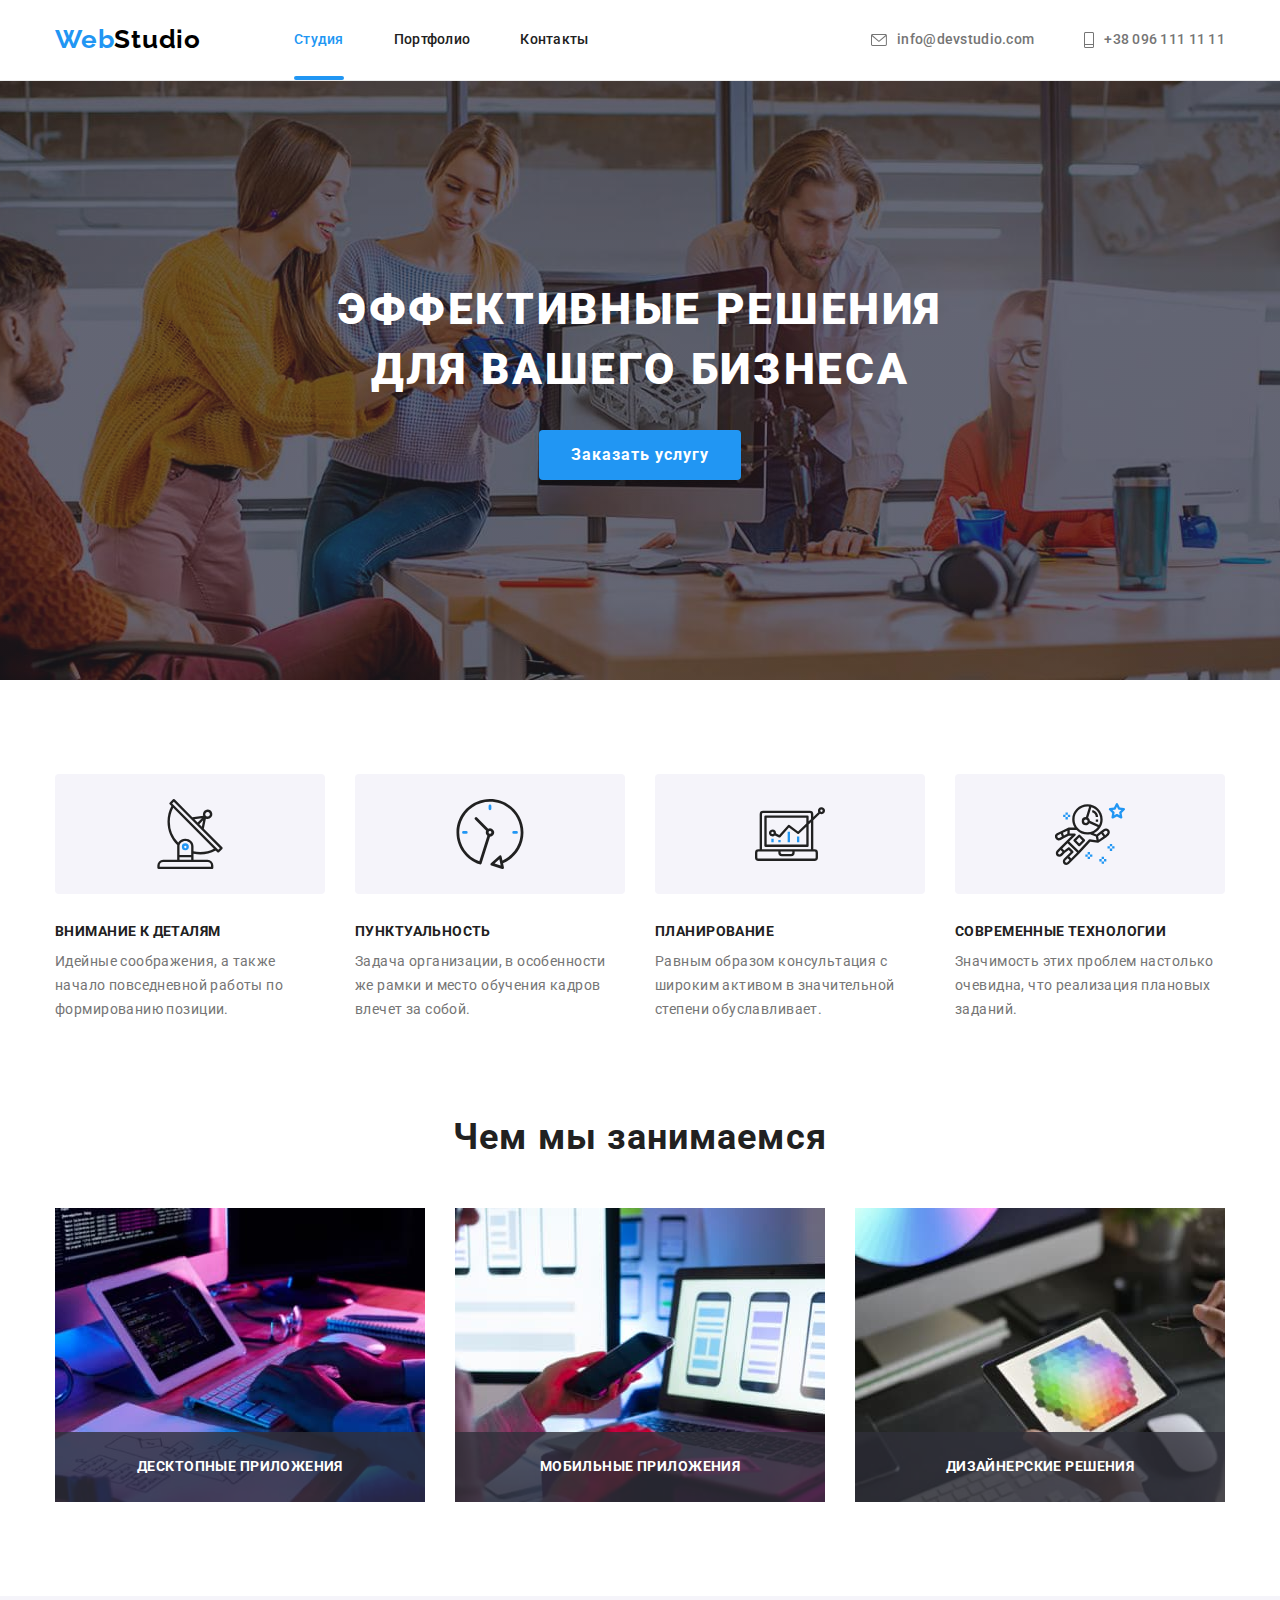
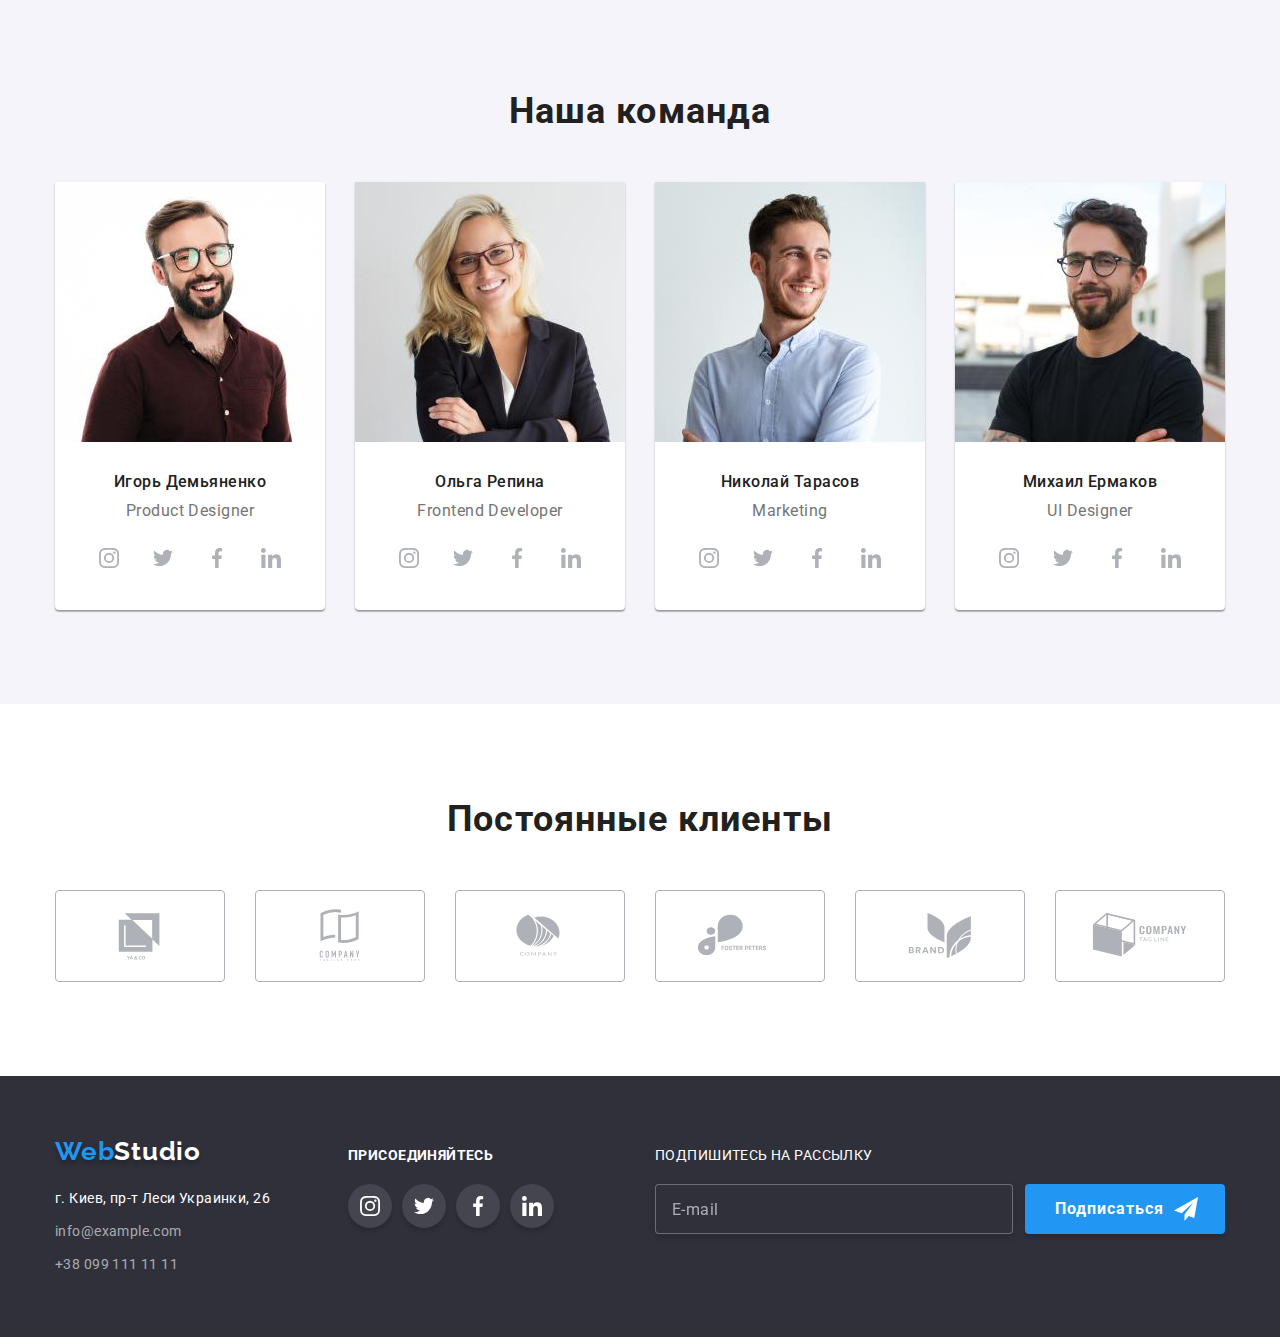
<file: index.html>
<!DOCTYPE html>
<html lang="en">

<head>
   <meta charset="UTF-8" />
   <meta http-equiv="X-UA-Compatible" content="IE=edge" />
   <meta name="viewport" content="width=device-width, initial-scale=1.0" />
   <title>Студия</title>
   <link rel="preconnect" href="https://fonts.googleapis.com" />
   <link rel="preconnect" href="https://fonts.gstatic.com" crossorigin />
   <link
      href="https://fonts.googleapis.com/css2?family=Raleway:wght@700&family=Roboto:wght@400;500;700;900&display=swap"
      rel="stylesheet" />
   <link rel="stylesheet" href="./css/main.min.css" />
</head>

<body>
   <!--*Navigation bar-->
   <header class="header header__border">
      <div class="header__container container">
         <nav class="navigation">
            <a href="./" class="logo logo--indent">Web<span class="logo--black">Studio</span></a>
            <ul class="site-nav">
               <li class="site-nav__item">
                  <a href="" class="site-nav__link site-nav__link--current">Студия</a>
               </li>
               <li class="site-nav__item">
                  <a href="./portfolio.html" class="site-nav__link">Портфолио</a>
               </li>
               <li class="site-nav__item">
                  <a href="" class="site-nav__link">Контакты</a>
               </li>
            </ul>
         </nav>

         <!-- *Start mobile-menu -->
         <button class="burger-btn" type="button" data-menu-open>
            <svg class="burger-btn__icon" width="40" height="40" aria-label="переключатель мобильного меню">
               <use href="./images/sprite.svg#icon-menu"></use>
            </svg>
         </button>

         <div class="mobile-menu" data-menu>
            <button class="close-btn" type="button" data-menu-close>
               <svg class="close-btn__icon" width="40" height="40" aria-label="переключатель мобильного меню">
                  <use href="./images/sprite.svg#icon-menu-close"></use>
               </svg>
            </button>
            <div class="navigation__box">
               <ul class="mobile-nav">
                  <li class="mobile-nav__item">
                     <a href="" class="mobile-nav__link mobile-nav__link--current">Студия</a>
                  </li>
                  <li class="mobile-nav__item">
                     <a href="./portfolio.html" class="mobile-nav__link">Портфолио</a>
                  </li>
                  <li class="mobile-nav__item">
                     <a href="" class="mobile-nav__link">Контакты</a>
                  </li>
               </ul>
            </div>
            <div class="communication-box">
               <ul class="communication">
                  <li class="communication__list">
                     <a href="tel:+380961111111" class="communication__link communication__link--current">
                        +38 096 111 11 11
                     </a>
                  </li>
                  <li class="communication__list">
                     <a href="mailto:info@devstudio.com" class="communication__link">
                        info@devstudio.com
                     </a>
                  </li>
               </ul>
               <ul class="community">
                  <li class="community__list">Instagram</li>
                  <li class="community__list">Twitter</li>
                  <li class="community__list">Facebook</li>
                  <li class="community__list">LinkedIn</li>
               </ul>
            </div>

         </div>
         <!-- *End mobile-menu -->

         <ul class="auth-nav">
            <li class="auth-nav__item">
               <a href="mailto:info@devstudio.com" class="auth-nav__link">
                  <svg class="auth-nav__icon--first">
                     <use href="images\sprite.svg#icon-envelope"></use>
                  </svg>info@devstudio.com
               </a>
            </li>

            <li class="auth-nav__item">
               <a href="tel:+380961111111" class="auth-nav__link">
                  <svg class="auth-nav__icon--second">
                     <use href="images\sprite.svg#icon-phone"></use>
                  </svg>+38 096 111 11 11
               </a>
            </li>
         </ul>

      </div>

   </header>
   <!--*Main content-->
   <main>
      <!--*Effective solutions for your business-->
      <section class="hero">
         <h1 class="hero__title">
            Эффективные решения <br />
            для вашего бизнеса
         </h1>
         <button type="button" class="hero__btn btn" data-modal-open>
            Заказать услугу
         </button>
      </section>

      <!--*Particular qualities-->
      <section class="section">
         <div class="container">
            <h2 class="section__title title--hidden">
               Характеристики ведения бизнеса
            </h2>
            <ul class="qualities">
               <li class="qualities__item">
                  <div class="qualities__box">
                     <svg class="qualities__icon" width="70" height="70">
                        <use href="images\sprite.svg#icon-antenna"></use>
                     </svg>
                  </div>
                  <h3 class="qualities__title">Внимание к деталям</h3>
                  <p class="qualities__text">
                     Идейные соображения, а также начало повседневной работы по
                     формированию позиции.
                  </p>
               </li>
               <li class="qualities__item">
                  <div class="qualities__box">
                     <svg class="qualities__icon" width="70" height="70">
                        <use href="images\sprite.svg#icon-clock"></use>
                     </svg>
                  </div>
                  <h3 class="qualities__title">Пунктуальность</h3>
                  <p class="qualities__text">
                     Задача организации, в особенности же рамки и место обучения
                     кадров влечет за собой.
                  </p>
               </li>
               <li class="qualities__item">
                  <div class="qualities__box">
                     <svg class="qualities__icon" width="70" height="70">
                        <use href="images\sprite.svg#icon-diagram"></use>
                     </svg>
                  </div>
                  <h3 class="qualities__title">Планирование</h3>
                  <p class="qualities__text">
                     Равным образом консультация с широким активом в значительной
                     степени обуславливает.
                  </p>
               </li>
               <li class="qualities__item">
                  <div class="qualities__box">
                     <svg class="qualities__icon" width="70" height="70">
                        <use href="images\sprite.svg#icon-astronaut"></use>
                     </svg>
                  </div>
                  <h3 class="qualities__title">Современные технологии</h3>
                  <p class="qualities__text">
                     Значимость этих проблем настолько очевидна, что реализация
                     плановых заданий.
                  </p>
               </li>
            </ul>
         </div>
      </section>

      <!--*Description-->
      <section class="section section__description section__description--padding">
         <div class="container">
            <h2 class="section__title">Чем мы занимаемся</h2>
            <ul class="description">
               <li class="description__item">
                  <picture>
                     <source media="(min-width: 1200px)"
                        srcset="./images/description/whatwedo.jpg 370w, images/description/whatwedo@2x.jpg 740w"
                        sizes="370px">

                     <source media="(min-width: 1200px)"
                        srcset="./images/description/whatwedo.webp 370w, images/description/whatwedo@2x.webp 740w"
                        type="image/webp" sizes="370px">
                     <img src="#" alt="Чем мы занимаемся" loading="lazy" />
                  </picture>

                  <div class="description__thumb">
                     <p class="description__text">Десктопные приложения</p>
                  </div>
               </li>

               <li class="description__item">
                  <picture>
                     <source media="(min-width: 1200px)"
                        srcset="./images/description/whatwedo2.jpg 370w, images/description/whatwedo2@2x.jpg 740w"
                        sizes="370px">

                     <source media="(min-width: 1200px)"
                        srcset="./images/description/whatwedo2.webp 370w, images/description/whatwedo2@2x.webp 740w"
                        type="image/webp" sizes="370px">
                     <img src="#" alt="Чем мы занимаемся" loading="lazy" />
                  </picture>

                  <div class="description__thumb">
                     <p class="description__text">Мобильные приложения</p>
                  </div>
               </li>

               <li class="description__item">
                  <picture>
                     <source media="(min-width: 1200px)"
                        srcset="./images/description/whatwedo3.jpg 370w, images/description/whatwedo3@2x.jpg 740w"
                        sizes="370px">

                     <source media="(min-width: 1200px)"
                        srcset="./images/description/whatwedo3.webp 370w, images/description/whatwedo3@2x.webp 740w"
                        type="image/webp" sizes="370px">
                     <img src="#" alt="Чем мы занимаемся" loading="lazy" />
                  </picture>

                  <div class="description__thumb">
                     <p class="description__text">Дизайнерские решения</p>
                  </div>
               </li>
            </ul>
         </div>
      </section>

      <!--*Our team-->
      <section class="section section--bg">
         <div class="container">
            <h2 class="section__title">Наша команда</h2>
            <ul class="team">
               <li class="team__item">
                  <picture>
                     <source media="(min-width: 1200px)"
                        srcset="./images/team/desktop/ourteam.jpg 270w, ./images/team/desktop/ourteam@2x.jpg 540w"
                        sizes="270px" />

                     <source media="(min-width: 1200px)"
                        srcset="./images/team/desktop/ourteam.webp 270w, ./images/team/desktop/ourteam@2x.webp 540w"
                        type="image/webp" sizes="270px" />

                     <source media="(min-width: 768px)"
                        srcset="./images/team/tablet/ourteam.jpg 354w, ./images/team/tablet/ourteam@2x.jpg 708w"
                        sizes="354px" />

                     <source media="(min-width: 768px)"
                        srcset="./images/team/tablet/ourteam.webp 354w, ./images/team/tablet/ourteam@2x.webp 708w"
                        type="image/webp" sizes="354px" />

                     <source media="(min-width: 280px)"
                        srcset="./images/team/mobile/ourteam.jpg 450w, ./images/team/mobile/ourteam@2x.jpg 900w"
                        sizes="450px" />

                     <source media="(min-width: 280px)"
                        srcset="./images/team/mobile/ourteam.webp 450w, ./images/team/mobile/ourteam@2x.webp 900w"
                        sizes="450px" type="image/webp" />
                     <img src="#" alt="Игорь Демьяненко" loading="lazy" />
                  </picture>
                  <div class="team__box">
                     <h3 class="team__title">Игорь Демьяненко</h3>
                     <p class="team__text">Product Designer</p>
                     <ul class="social-link">
                        <li class="social-link__item">
                           <a href="" class="social social--color">
                              <svg class="social__icon social__icon--hover">
                                 <use href="images\sprite.svg#icon-instagram"></use>
                              </svg>
                           </a>
                        </li>

                        <li class="social-link__item">
                           <a href="" class="social social--color">
                              <svg class="social__icon social__icon--hover">
                                 <use href="images\sprite.svg#icon-twitter"></use>
                              </svg>
                           </a>
                        </li>

                        <li class="social-link__item">
                           <a href="" class="social social--color">
                              <svg class="social__icon social__icon--hover">
                                 <use href="images\sprite.svg#icon-facebook"></use>
                              </svg>
                           </a>
                        </li>

                        <li class="social-link__item">
                           <a href="" class="social social--color">
                              <svg class="social__icon social__icon--hover">
                                 <use href="images\sprite.svg#icon-linkedin"></use>
                              </svg>
                           </a>
                        </li>
                     </ul>
                  </div>
               </li>

               <li class="team__item">
                  <picture>
                     <source media="(min-width: 1200px)"
                        srcset="./images/team/desktop/ourteam2.jpg 270w, ./images/team/desktop/ourteam2@2x.jpg 540w"
                        sizes="270px" />

                     <source media="(min-width: 1200px)"
                        srcset="./images/team/desktop/ourteam2.webp 270w, ./images/team/desktop/ourteam2@2x.webp 540w"
                        type="image/webp" sizes="270px" />
                     <source media="(min-width: 768px)"
                        srcset="./images/team/tablet/ourteam2.jpg 354w, ./images/team/tablet/ourteam2@2x.jpg 708w"
                        sizes="354px" />

                     <source media="(min-width: 768px)"
                        srcset="./images/team/tablet/ourteam2.webp 354w, ./images/team/tablet/ourteam2@2x.webp 708w"
                        type="image/webp" sizes="354px" />

                     <source media="(min-width: 280px)"
                        srcset="./images/team/mobile/ourteam2.jpg 450w, ./images/team/mobile/ourteam2@2x.jpg 900w"
                        sizes="450px" />

                     <source media="(min-width: 280px)"
                        srcset="./images/team/mobile/ourteam2.webp 450w, ./images/team/mobile/ourteam2@2x.webp 900w"
                        sizes="450px" type="image/webp" />
                     <img src="#" alt="Ольга Репина" loading="lazy" />
                  </picture>
                  <div class=" team__box">
                     <h3 class="team__title">Ольга Репина</h3>
                     <p class="team__text">Frontend Developer</p>
                     <ul class="social-link">
                        <li class="social-link__item">
                           <a href="" class="social social--color">
                              <svg class="social__icon social__icon--hover">
                                 <use href="images\sprite.svg#icon-instagram"></use>
                              </svg>
                           </a>
                        </li>

                        <li class="social-link__item">
                           <a href="" class="social social--color">
                              <svg class="social__icon social__icon--hover">
                                 <use href="images\sprite.svg#icon-twitter"></use>
                              </svg>
                           </a>
                        </li>

                        <li class="social-link__item">
                           <a href="" class="social social--color">
                              <svg class="social__icon social__icon--hover">
                                 <use href="images\sprite.svg#icon-facebook"></use>
                              </svg>
                           </a>
                        </li>

                        <li class="social-link__item">
                           <a href="" class="social social--color">
                              <svg class="social__icon social__icon--hover">
                                 <use href="images\sprite.svg#icon-linkedin"></use>
                              </svg>
                           </a>
                        </li>
                     </ul>
                  </div>
               </li>

               <li class="team__item">
                  <picture>
                     <source media="(min-width: 1200px)"
                        srcset="./images/team/desktop/ourteam3.jpg 270w, ./images/team/desktop/ourteam3@2x.jpg 540w"
                        sizes="270px" />

                     <source media="(min-width: 1200px)"
                        srcset="./images/team/desktop/ourteam3.webp 270w, ./images/team/desktop/ourteam3@2x.webp 540w"
                        type="image/webp" sizes="270px" />

                     <source media="(min-width: 768px)"
                        srcset="./images/team/tablet/ourteam3.jpg 354w, ./images/team/tablet/ourteam3@2x.jpg 708w"
                        sizes="354px" />

                     <source media="(min-width: 768px)"
                        srcset="./images/team/tablet/ourteam3.webp 354w, ./images/team/tablet/ourteam3@2x.webp 708w"
                        type="image/webp" sizes="354px" />

                     <source media="(min-width: 280px)"
                        srcset="./images/team/mobile/ourteam3.jpg 450w, ./images/team/mobile/ourteam3@2x.jpg 900w"
                        sizes="450px" />

                     <source media="(min-width: 280px)"
                        srcset="./images/team/mobile/ourteam3.webp 450w, ./images/team/mobile/ourteam3@2x.webp 900w"
                        sizes="450px" type="image/webp" />
                     <img src="#" alt="Николай Тарасов" loading="lazy" />
                  </picture>

                  <div class=" team__box">
                     <h3 class="team__title">Николай Тарасов</h3>
                     <p class="team__text">Marketing</p>
                     <ul class="social-link">
                        <li class="social-link__item">
                           <a href="" class="social social--color">
                              <svg class="social__icon social__icon--hover">
                                 <use href="images\sprite.svg#icon-instagram"></use>
                              </svg>
                           </a>
                        </li>

                        <li class="social-link__item">
                           <a href="" class="social social--color">
                              <svg class="social__icon social__icon--hover">
                                 <use href="images\sprite.svg#icon-twitter"></use>
                              </svg>
                           </a>
                        </li>

                        <li class="social-link__item">
                           <a href="" class="social social--color">
                              <svg class="social__icon social__icon--hover">
                                 <use href="images\sprite.svg#icon-facebook"></use>
                              </svg>
                           </a>
                        </li>

                        <li class="social-link__item">
                           <a href="" class="social social--color">
                              <svg class="social__icon social__icon--hover">
                                 <use href="images\sprite.svg#icon-linkedin"></use>
                              </svg>
                           </a>
                        </li>
                     </ul>
                  </div>
               </li>

               <li class="team__item">
                  <picture>
                     <source media="(min-width: 1200px)"
                        srcset="./images/team/desktop/ourteam4.jpg 270w, ./images/team/desktop/ourteam4@2x.jpg 540w"
                        sizes="270px" />

                     <source media="(min-width: 1200px)"
                        srcset="./images/team/desktop/ourteam4.webp 270w, ./images/team/desktop/ourteam4@2x.webp 540w"
                        type="image/webp" sizes="270px" />

                     <source media="(min-width: 768px)"
                        srcset="./images/team/tablet/ourteam4.jpg 354w, ./images/team/tablet/ourteam4@2x.jpg 708w"
                        sizes="354px" />

                     <source media="(min-width: 768px)"
                        srcset="./images/team/tablet/ourteam4.webp 354w, ./images/team/tablet/ourteam4@2x.webp 708w"
                        type="image/webp" sizes="354px" />

                     <source media="(min-width: 280px)"
                        srcset="./images/team/mobile/ourteam4.jpg 450w, ./images/team/mobile/ourteam4@2x.jpg 900w"
                        sizes="450px" />

                     <source media="(min-width: 280px)"
                        srcset="./images/team/mobile/ourteam4.webp 450w, ./images/team/mobile/ourteam4@2x.webp 900w"
                        sizes="450px" type="image/webp" />
                     <img src="#" alt="Михаил Ермаков" loading="lazy" />
                  </picture>
                  <div class=" team__box">
                     <h3 class="team__title">Михаил Ермаков</h3>
                     <p class="team__text">UI Designer</p>
                     <ul class="social-link">
                        <li class="social-link__item">
                           <a href="" class="social social--color">
                              <svg class="social__icon social__icon--hover">
                                 <use href="images\sprite.svg#icon-instagram"></use>
                              </svg>
                           </a>
                        </li>

                        <li class="social-link__item">
                           <a href="" class="social social--color">
                              <svg class="social__icon social__icon--hover">
                                 <use href="images\sprite.svg#icon-twitter"></use>
                              </svg>
                           </a>
                        </li>

                        <li class="social-link__item">
                           <a href="" class="social social--color">
                              <svg class="social__icon social__icon--hover">
                                 <use href="images\sprite.svg#icon-facebook"></use>
                              </svg>
                           </a>
                        </li>

                        <li class="social-link__item">
                           <a href="" class="social social--color">
                              <svg class="social__icon social__icon--hover">
                                 <use href="images\sprite.svg#icon-linkedin"></use>
                              </svg>
                           </a>
                        </li>
                     </ul>
                  </div>
               </li>
            </ul>
         </div>
      </section>

      <!-- *Clients -->
      <section class="section">
         <div class="container">
            <h2 class="section__title">Постоянные клиенты</h2>
            <ul class="clients">
               <li class="clients__item">
                  <a href="" class="clients__link">
                     <svg class="clients__icon">
                        <use href="images\sprite.svg#icon-ya"></use>
                     </svg>
                  </a>
               </li>

               <li class="clients__item">
                  <a href="" class="clients__link">
                     <svg class="clients__icon">
                        <use href="images\sprite.svg#icon-company2"></use>
                     </svg>
                  </a>
               </li>

               <li class="clients__item">
                  <a href="" class="clients__link">
                     <svg class="clients__icon">
                        <use href="images\sprite.svg#icon-company1"></use>
                     </svg>
                  </a>
               </li>

               <li class="clients__item">
                  <a href="" class="clients__link">
                     <svg class="clients__icon">
                        <use href="images\sprite.svg#icon-foster"></use>
                     </svg>
                  </a>
               </li>

               <li class="clients__item">
                  <a href="" class="clients__link">
                     <svg class="clients__icon">
                        <use href="images\sprite.svg#icon-brand"></use>
                     </svg>
                  </a>
               </li>

               <li class="clients__item">
                  <a href="" class="clients__link">
                     <svg class="clients__icon">
                        <use href="images\sprite.svg#icon-company"></use>
                     </svg>
                  </a>
               </li>
            </ul>
         </div>
      </section>
   </main>

   <!--*Footer-->
   <footer class="footer">
      <div class="container footer__container">
         <div class="footer__box">
            <a href="./" class="logo logo--margin logo--shadow">Web<span class="logo--white">Studio</span></a>
            <address class="contacts">
               <ul class="contacts__list">
                  <li class="contacts__item">
                     <a href="https://goo.gl/maps/F7kHpcfv4nyUsWdm8" target="_blank" rel="noopener noreferrer"
                        class="contacts__link contacts__link--white">
                        г. Киев, пр-т Леси Украинки, 26
                     </a>
                  </li>
                  <li class="contacts__item">
                     <a href="mailto:info@example.com" class="contacts__link">
                        info@example.com
                     </a>
                  </li>
                  <li class="contacts__item">
                     <a href="tel:+380991111111" class="contacts__link">
                        +38 099 111 11 11
                     </a>
                  </li>
               </ul>
            </address>
         </div>

         <div class="wrapper">
            <h2 class="wrapper__title">присоединяйтесь</h2>
            <ul class="join">
               <li class="join__item">
                  <a href="" class="social social--bg">
                     <svg class="social__icon social__icon--fill">
                        <use href="images\sprite.svg#icon-instagram"></use>
                     </svg>
                  </a>
               </li>

               <li class="join__item">
                  <a href="" class="social social--bg">
                     <svg class="social__icon social__icon--fill">
                        <use href="images\sprite.svg#icon-twitter"></use>
                     </svg>
                  </a>
               </li>

               <li class="join__item">
                  <a href="" class="social social--bg">
                     <svg class="social__icon social__icon--fill">
                        <use href="images\sprite.svg#icon-facebook"></use>
                     </svg>
                  </a>
               </li>

               <li class="join__item">
                  <a href="" class="social social--bg">
                     <svg class="social__icon social__icon--fill">
                        <use href="images\sprite.svg#icon-linkedin"></use>
                     </svg>
                  </a>
               </li>
            </ul>
         </div>
         <form class="sign">
            <div class="sign__box">
               <label class="sign__label" for="mailing">Подпишитесь на рассылку</label>
               <input class="sign__input" type="email" name="email" id="mailing" placeholder="E-mail" />
            </div>
            <button type="submit" class="sign__btn btn">
               Подписаться
               <svg class="sign__icon">
                  <use href="./images/sprite.svg#icon-send"></use>
               </svg>
            </button>
         </form>
      </div>
   </footer>

   <!-- *Backdrop -->
   <div class="backdrop is-hidden" data-modal>
      <div class="modal">
         <button class="modal__btn" type="button" data-modal-close>
            <svg class="modal__icon">
               <use href="images\sprite.svg#close-icon"></use>
            </svg>
         </button>
         <form class="form">
            <p class="form__text">Оставьте свои данные, мы вам перезвоним</p>
            <div class="form__box">
               <label class="form__label" for="name">Имя</label>
               <div class="form__wrap">
                  <input class="form__input" type="text" name="name" id="name" class="form-input" />
                  <svg class="form__icon" width="18" height="18">
                     <use href="./images/sprite.svg#person"></use>
                  </svg>
               </div>
            </div>
            <div class="form__box">
               <label class="form__label" for="tel">Телефон</label>
               <div class="form__wrap">
                  <input class="form__input" type="tel" name="tel" id="tel" class="form-input" />
                  <svg class="form__icon" width="18" height="18">
                     <use href="./images/sprite.svg#phone-black"></use>
                  </svg>
               </div>
            </div>
            <div class="form__box">
               <label class="form__label" for="mail">Почта</label>
               <div class="form__wrap">
                  <input class="form__input" type="email" name="email" id="mail" class="form-input" />
                  <svg class="form__icon" width="18" height="18">
                     <use href="./images/sprite.svg#email-black"></use>
                  </svg>
               </div>
            </div>
            <div class="form__box">
               <label class="form__label" for="comment">Комментарий</label>
               <textarea class="form__textarea" name="comment" id="comment" cols="30" rows="10"
                  placeholder="Введите текст"></textarea>
            </div>
            <div class="agreement">
               <label class="agreement__label">
                  <input class="agreement__input visually-hidden" type="checkbox" name="agreement" />
                  <span class="agreement__icon"></span>
                  Соглашаюсь с рассылкой и принимаю
                  <span class="agreement__box">&nbsp;
                     <a href="" class="agreement__link">Условия договора</a>
                  </span>
               </label>
            </div>
            <button class="form__btn btn" type="submit">Отправить</button>
         </form>
      </div>
   </div>
   <script src="./js/modal.js"></script>
   <script src="./js/menu.js"></script>
</body>

</html>
</file>
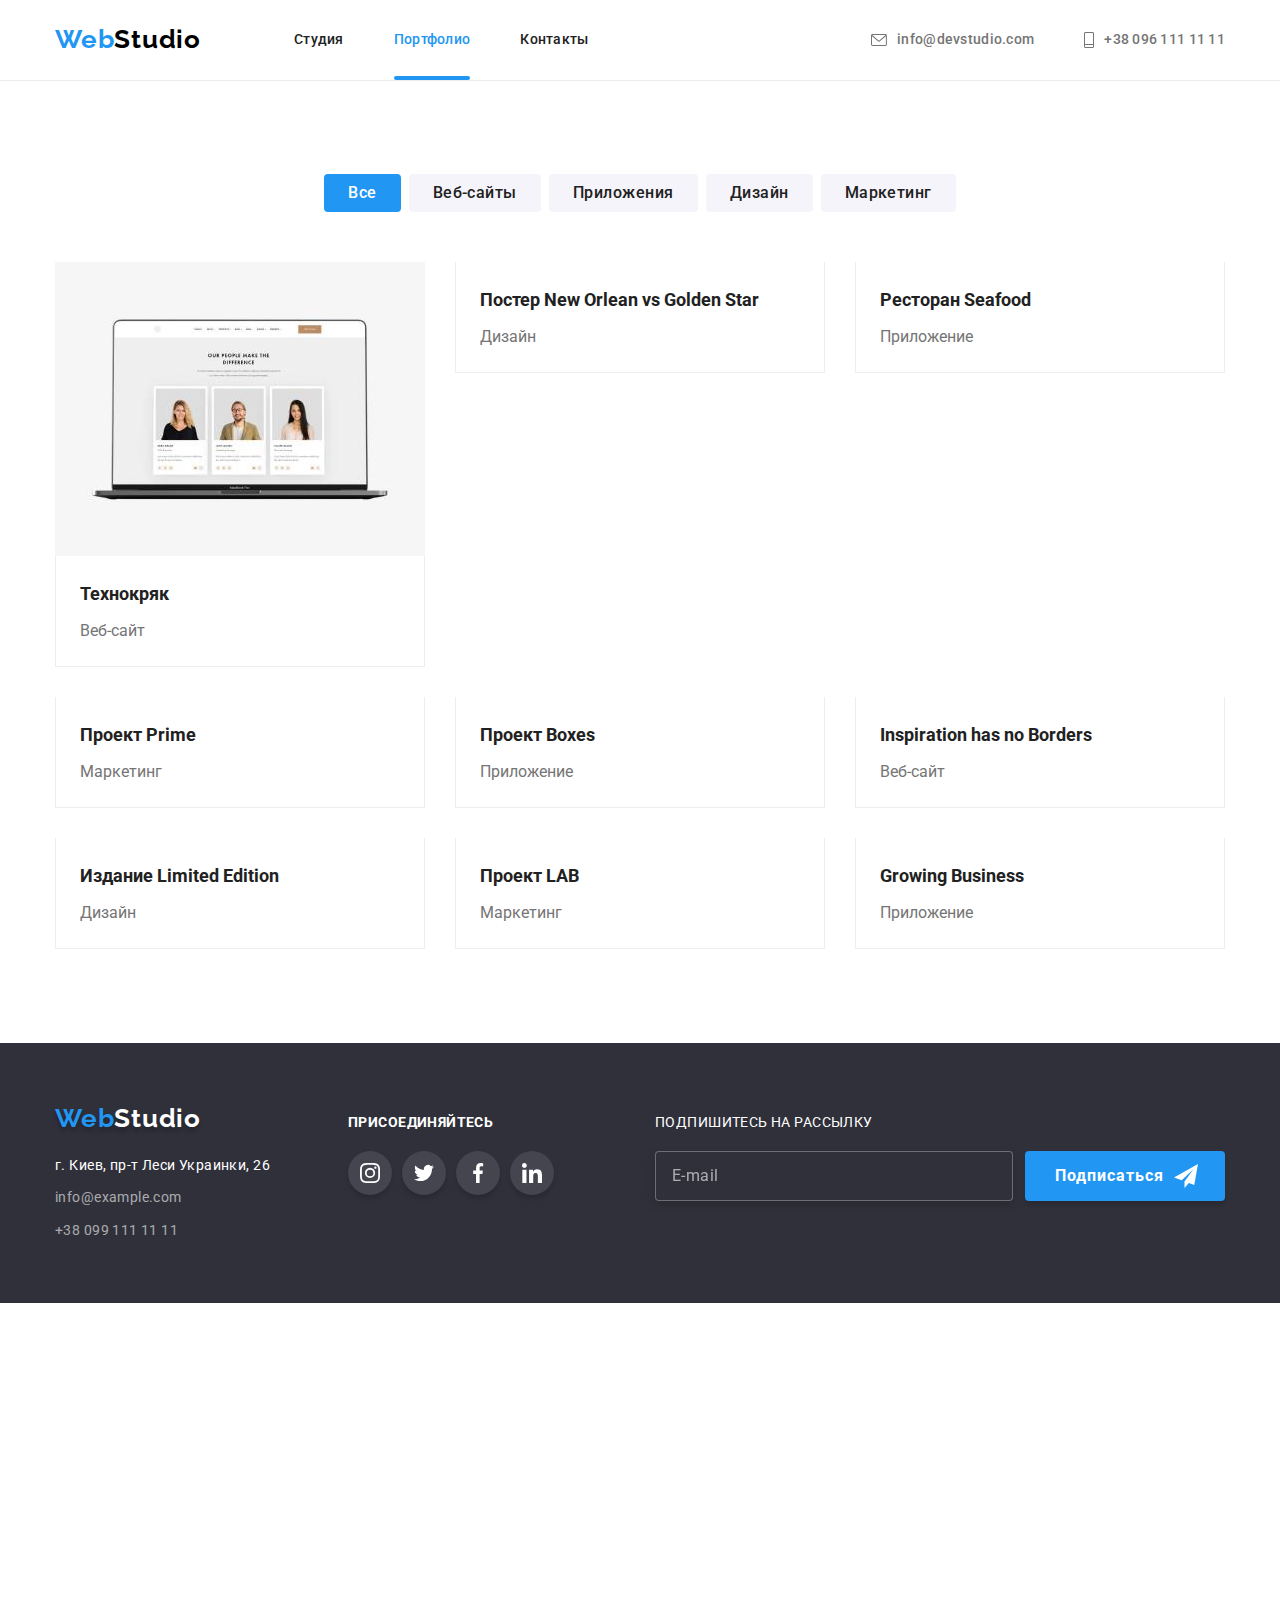
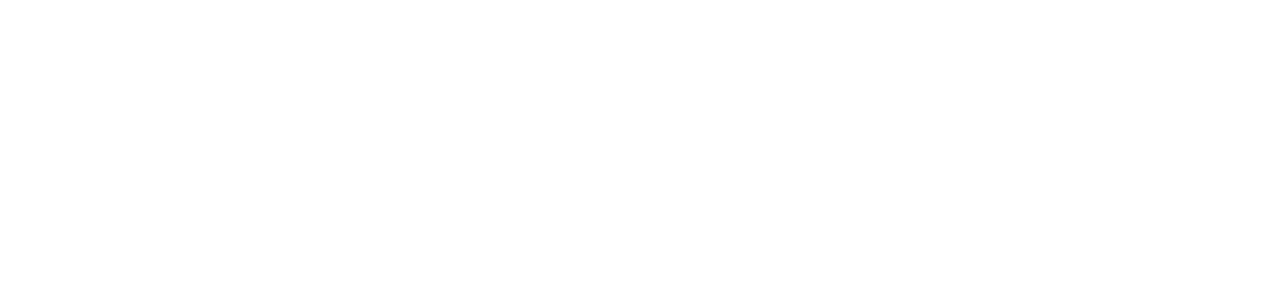
<file: portfolio.html>
<!DOCTYPE html>
<html lang="ru">
  <head>
    <meta charset="UTF-8" />
    <meta http-equiv="X-UA-Compatible" content="IE=edge" />
    <meta name="viewport" content="width=device-width, initial-scale=1.0" />
    <title>Портфолио</title>
    <link rel="preconnect" href="https://fonts.googleapis.com" />
    <link rel="preconnect" href="https://fonts.gstatic.com" crossorigin />
    <link
      href="https://fonts.googleapis.com/css2?family=Raleway:wght@700&family=Roboto:wght@400;500;700;900&display=swap"
      rel="stylesheet"
    />
    <link rel="stylesheet" href="./css/main.min.css" />
  </head>

  <body>
    <!--*Navigation bar-->
    <header class="header header__border">
      <div class="header__container container">
        <nav class="navigation">
          <a href="./" class="logo logo--indent"
            >Web<span class="logo--black">Studio</span></a
          >
          <ul class="site-nav">
            <li class="site-nav__item">
              <a href="./index.html" class="site-nav__link">Студия</a>
            </li>
            <li class="site-nav__item">
              <a href="" class="site-nav__link site-nav__link--current"
                >Портфолио</a
              >
            </li>
            <li class="site-nav__item">
              <a href="" class="site-nav__link">Контакты</a>
            </li>
          </ul>
        </nav>

        <!-- *Start mobile-menu -->
        <button class="burger-btn" type="button" data-menu-open>
          <svg
            class="burger-btn__icon"
            width="40"
            height="40"
            aria-label="переключатель мобильного меню"
          >
            <use href="./images/sprite.svg#icon-menu"></use>
          </svg>
        </button>

        <div class="mobile-menu" data-menu>
          <button class="close-btn" type="button" data-menu-close>
            <svg
              class="close-btn__icon"
              width="40"
              height="40"
              aria-label="переключатель мобильного меню"
            >
              <use href="./images/sprite.svg#icon-menu-close"></use>
            </svg>
          </button>
          <div class="navigation__box">
            <ul class="mobile-nav">
              <li class="mobile-nav__item">
                <a href="./index.html" class="mobile-nav__link">Студия</a>
              </li>
              <li class="mobile-nav__item">
                <a href="" class="mobile-nav__link mobile-nav__link--current"
                  >Портфолио</a
                >
              </li>
              <li class="mobile-nav__item">
                <a href="" class="mobile-nav__link">Контакты</a>
              </li>
            </ul>
          </div>
          <div class="communication-box">
            <ul class="communication">
              <li class="communication__list">
                <a
                  href="tel:+380961111111"
                  class="communication__link communication__link--current"
                >
                  +38 096 111 11 11
                </a>
              </li>
              <li class="communication__list">
                <a href="mailto:info@devstudio.com" class="communication__link">
                  info@devstudio.com
                </a>
              </li>
            </ul>
            <ul class="community">
              <li class="community__list">Instagram</li>
              <li class="community__list">Twitter</li>
              <li class="community__list">Facebook</li>
              <li class="community__list">LinkedIn</li>
            </ul>
          </div>
        </div>
        <!-- *End mobile-menu -->

        <ul class="auth-nav">
          <li class="auth-nav__item">
            <a href="mailto:info@devstudio.com" class="auth-nav__link">
              <svg class="auth-nav__icon--first" width="16" height="12">
                <use href="images\sprite.svg#icon-envelope"></use></svg
              >info@devstudio.com
            </a>
          </li>

          <li class="auth-nav__item">
            <a href="tel:+380961111111" class="auth-nav__link">
              <svg class="auth-nav__icon--second" width="10" height="16">
                <use href="images\sprite.svg#icon-phone"></use></svg
              >+38 096 111 11 11
            </a>
          </li>
        </ul>
      </div>
    </header>

    <!--*Portfolio main content-->
    <main>
      <section class="section">
        <div class="container">
          <h1 class="section__title title--hidden">Портфолио</h1>
          <ul class="filter">
            <li class="filter__item">
              <button type="button" class="filter__btn filter__btn--current">
                Все
              </button>
            </li>
            <li class="filter__item">
              <button type="button" class="filter__btn">Веб-сайты</button>
            </li>
            <li class="filter__item">
              <button type="button" class="filter__btn">Приложения</button>
            </li>
            <li class="filter__item">
              <button type="button" class="filter__btn">Дизайн</button>
            </li>
            <li class="filter__item">
              <button type="button" class="filter__btn">Маркетинг</button>
            </li>
          </ul>

          <ul class="cards">
            <li class="cards__item">
              <a href="" class="cards__link">
                <div class="overlay">
                  <picture>
                    <source
                      media="(min-width: 1200px)"
                      srcset="
                        ./images/portfolio/desktop/portfolio1.jpg    370w,
                        ./images/portfolio/desktop/portfolio1@2x.jpg 740w
                      "
                      sizes="370px"
                    />
                    <source
                      media="(min-width: 1200px)"
                      srcset="
                        ./images/portfolio/desktop/portfolio1.webp    370w,
                        ./images/portfolio/desktop/portfolio1@2x.webp 740w
                      "
                      type="image/webp"
                      sizes="370px"
                    />

                    <source
                      media="(min-width: 768px)"
                      srcset="
                        ./images/portfolio/tablet/portfolio1.jpg    354w,
                        ./images/portfolio/tablet/portfolio1@2x.jpg 708w
                      "
                      sizes="354px"
                    />
                    <source
                      media="(min-width: 768px)"
                      srcset="
                        ./images/portfolio/tablet/portfolio1.webp    354w,
                        ./images/portfolio/tablet/portfolio1@2x.webp 708w
                      "
                      type="image/webp"
                      sizes="354px"
                    />

                    <source
                      media="(min-width: 280px)"
                      srcset="
                        ./images/portfolio/mobile/portfolio1.jpg    450w,
                        ./images/portfolio/mobile/portfolio1@2x.jpg 900w
                      "
                      sizes="450px"
                    />
                    <source
                      media="(min-width: 280px)"
                      srcset="
                        ./images/portfolio/mobile/portfolio1.webp    450w,
                        ./images/portfolio/mobile/portfolio1@2x.webp 900w
                      "
                      sizes="450px"
                      type="image/webp"
                    />
                    <img src="#" alt="Технокряк" loading="lazy" />
                  </picture>
                  <div class="overlay__box">
                    <p>
                      Технокряк это современная площадка распространения
                      коронавируса. Компании используют эту платформу для
                      цифрового шпионажа и атак на защищённые сервера
                      конкурентов.
                    </p>
                  </div>
                </div>
                <div class="cards__thumb">
                  <h2 class="cards__title">Технокряк</h2>
                  <p class="cards__text">Веб-сайт</p>
                </div>
              </a>
            </li>
            <li class="cards__item">
              <a href="" class="cards__link">
                <div class="overlay">
                  <picture>
                    <source
                      media="(min-width: 1200px)"
                      srcset="
                        ./images/portfolio/desktop/portfolio2.jpg    370w,
                        ./images/portfolio/desktop/portfolio2@2x.jpg 740w
                      "
                      sizes="370px"
                    />
                    <source
                      media="(min-width: 1200px)"
                      srcset="
                        ./images/portfolio/desktop/portfolio2.webp    370w,
                        ./images/portfolio/desktop/portfolio2@2x.webp 740w
                      "
                      type="image/webp"
                      sizes="370px"
                    />

                    <source
                      media="(min-width: 768px)"
                      srcset="
                        ./images/portfolio/tablet/portfolio2.jpg    354w,
                        ./images/portfolio/tablet/portfolio2@2x.jpg 708w
                      "
                      sizes="354px"
                    />
                    <source
                      media="(min-width: 768px)"
                      srcset="
                        ./images/portfolio/tablet/portfolio2.webp    354w,
                        ./images/portfolio/tablet/portfolio2@2x.webp 708w
                      "
                      type="image/webp"
                      sizes="354px"
                    />

                    <source
                      media="(min-width: 280px)"
                      srcset="
                        ./images/portfolio/mobile/portfolio2.jpg    450w,
                        ./images/portfolio/mobile/portfolio2@2x.jpg 900w
                      "
                      sizes="450px"
                    />
                    <source
                      media="(min-width: 280px)"
                      srcset="
                        ./images/portfolio/mobile/portfolio2.webp    450w,
                        ./images/portfolio/mobile/portfolio2@2x.webp 900w
                      "
                      sizes="450px"
                      type="image/webp"
                    />
                    <img
                      src="#"
                      alt="Постер New Orlean vs Golden Star"
                      loading="lazy"
                    />
                  </picture>
                  <div class="overlay__box">
                    <p>
                      Lorem ipsum dolor, sit amet consectetur adipisicing elit.
                      Accusantium aliquam sunt sint suscipit unde soluta beatae
                      odit nisi consequuntur possimus!
                    </p>
                  </div>
                </div>
                <div class="cards__thumb">
                  <h2 class="cards__title">Постер New Orlean vs Golden Star</h2>
                  <p class="cards__text">Дизайн</p>
                </div>
              </a>
            </li>
            <li class="cards__item">
              <a href="" class="cards__link">
                <div class="overlay">
                  <picture>
                    <source
                      media="(min-width: 1200px)"
                      srcset="
                        ./images/portfolio/desktop/portfolio3.jpg    370w,
                        ./images/portfolio/desktop/portfolio3@2x.jpg 740w
                      "
                      sizes="370px"
                    />
                    <source
                      media="(min-width: 1200px)"
                      srcset="
                        ./images/portfolio/desktop/portfolio3.webp    370w,
                        ./images/portfolio/desktop/portfolio3@2x.webp 740w
                      "
                      type="image/webp"
                      sizes="370px"
                    />

                    <source
                      media="(min-width: 768px)"
                      srcset="
                        ./images/portfolio/tablet/portfolio3.jpg    354w,
                        ./images/portfolio/tablet/portfolio3@2x.jpg 708w
                      "
                      sizes="354px"
                    />
                    <source
                      media="(min-width: 768px)"
                      srcset="
                        ./images/portfolio/tablet/portfolio3.webp    354w,
                        ./images/portfolio/tablet/portfolio3@2x.webp 708w
                      "
                      type="image/webp"
                      sizes="354px"
                    />

                    <source
                      media="(min-width: 280px)"
                      srcset="
                        ./images/portfolio/mobile/portfolio3.jpg    450w,
                        ./images/portfolio/mobile/portfolio3@2x.jpg 900w
                      "
                      sizes="450px"
                    />
                    <source
                      media="(min-width: 280px)"
                      srcset="
                        ./images/portfolio/mobile/portfolio3.webp    450w,
                        ./images/portfolio/mobile/portfolio3@2x.webp 900w
                      "
                      sizes="450px"
                      type="image/webp"
                    />
                    <img src="#" alt="Ресторан Seafood" loading="lazy" />
                  </picture>
                  <div class="overlay__box">
                    <p>
                      Lorem ipsum dolor sit amet consectetur adipisicing elit.
                      Alias, esse blanditiis labore distinctio culpa quidem,
                      optio numquam cupiditate repellendus, quasi quaerat animi
                      ullam. Iste, eius.
                    </p>
                  </div>
                </div>
                <div class="cards__thumb">
                  <h2 class="cards__title">Ресторан Seafood</h2>
                  <p class="cards__text">Приложение</p>
                </div>
              </a>
            </li>
            <li class="cards__item">
              <a href="" class="cards__link">
                <div class="overlay">
                  <picture>
                    <source
                      media="(min-width: 1200px)"
                      srcset="
                        ./images/portfolio/desktop/portfolio4.jpg    370w,
                        ./images/portfolio/desktop/portfolio4@2x.jpg 740w
                      "
                      sizes="370px"
                    />
                    <source
                      media="(min-width: 1200px)"
                      srcset="
                        ./images/portfolio/desktop/portfolio4.webp    370w,
                        ./images/portfolio/desktop/portfolio4@2x.webp 740w
                      "
                      type="image/webp"
                      sizes="370px"
                    />

                    <source
                      media="(min-width: 768px)"
                      srcset="
                        ./images/portfolio/tablet/portfolio4.jpg    354w,
                        ./images/portfolio/tablet/portfolio4@2x.jpg 708w
                      "
                      sizes="354px"
                    />
                    <source
                      media="(min-width: 768px)"
                      srcset="
                        ./images/portfolio/tablet/portfolio4.webp    354w,
                        ./images/portfolio/tablet/portfolio4@2x.webp 708w
                      "
                      type="image/webp"
                      sizes="354px"
                    />

                    <source
                      media="(min-width: 280px)"
                      srcset="
                        ./images/portfolio/mobile/portfolio4.jpg    450w,
                        ./images/portfolio/mobile/portfolio4@2x.jpg 900w
                      "
                      sizes="450px"
                    />
                    <source
                      media="(min-width: 280px)"
                      srcset="
                        ./images/portfolio/mobile/portfolio4.webp    450w,
                        ./images/portfolio/mobile/portfolio4@2x.webp 900w
                      "
                      sizes="450px"
                      type="image/webp"
                    />
                    <img src="#" alt="Проект Prime" loading="lazy" />
                  </picture>
                  <div class="overlay__box">
                    <p>
                      Lorem ipsum dolor sit, amet consectetur adipisicing elit.
                      Debitis cumque id dignissimos ratione non doloremque
                      minima blanditiis vel. Recusandae numquam maxime mollitia
                      accusamus doloribus cupiditate!
                    </p>
                  </div>
                </div>
                <div class="cards__thumb">
                  <h2 class="cards__title">Проект Prime</h2>
                  <p class="cards__text">Маркетинг</p>
                </div>
              </a>
            </li>
            <li class="cards__item">
              <a href="" class="cards__link">
                <div class="overlay">
                  <picture>
                    <source
                      media="(min-width: 1200px)"
                      srcset="
                        ./images/portfolio/desktop/portfolio5.jpg    370w,
                        ./images/portfolio/desktop/portfolio5@2x.jpg 740w
                      "
                      sizes="370px"
                    />
                    <source
                      media="(min-width: 1200px)"
                      srcset="
                        ./images/portfolio/desktop/portfolio5.webp    370w,
                        ./images/portfolio/desktop/portfolio5@2x.webp 740w
                      "
                      type="image/webp"
                      sizes="370px"
                    />

                    <source
                      media="(min-width: 768px)"
                      srcset="
                        ./images/portfolio/tablet/portfolio5.jpg    354w,
                        ./images/portfolio/tablet/portfolio5@2x.jpg 708w
                      "
                      sizes="354px"
                    />
                    <source
                      media="(min-width: 768px)"
                      srcset="
                        ./images/portfolio/tablet/portfolio5.webp    354w,
                        ./images/portfolio/tablet/portfolio5@2x.webp 708w
                      "
                      type="image/webp"
                      sizes="354px"
                    />

                    <source
                      media="(min-width: 280px)"
                      srcset="
                        ./images/portfolio/mobile/portfolio5.jpg    450w,
                        ./images/portfolio/mobile/portfolio5@2x.jpg 900w
                      "
                      sizes="450px"
                    />
                    <source
                      media="(min-width: 280px)"
                      srcset="
                        ./images/portfolio/mobile/portfolio5.webp    450w,
                        ./images/portfolio/mobile/portfolio5@2x.webp 900w
                      "
                      sizes="450px"
                      type="image/webp"
                    />
                    <img src="#" alt="Проект Boxes" loading="lazy" />
                  </picture>
                  <div class="overlay__box">
                    <p>
                      Lorem ipsum dolor sit amet consectetur adipisicing elit.
                      Nam similique quam consectetur reiciendis reprehenderit
                      asperiores nemo ratione excepturi corporis repellendus ut
                      voluptatem, dolores cupiditate accusantium!
                    </p>
                  </div>
                </div>
                <div class="cards__thumb">
                  <h2 class="cards__title">Проект Boxes</h2>
                  <p class="cards__text">Приложение</p>
                </div>
              </a>
            </li>
            <li class="cards__item">
              <a href="" class="cards__link">
                <div class="overlay">
                  <picture>
                    <source
                      media="(min-width: 1200px)"
                      srcset="
                        ./images/portfolio/desktop/portfolio6.jpg    370w,
                        ./images/portfolio/desktop/portfolio6@2x.jpg 740w
                      "
                      sizes="370px"
                    />
                    <source
                      media="(min-width: 1200px)"
                      srcset="
                        ./images/portfolio/desktop/portfolio6.webp    370w,
                        ./images/portfolio/desktop/portfolio6@2x.webp 740w
                      "
                      type="image/webp"
                      sizes="370px"
                    />

                    <source
                      media="(min-width: 768px)"
                      srcset="
                        ./images/portfolio/tablet/portfolio6.jpg    354w,
                        ./images/portfolio/tablet/portfolio6@2x.jpg 708w
                      "
                      sizes="354px"
                    />
                    <source
                      media="(min-width: 768px)"
                      srcset="
                        ./images/portfolio/tablet/portfolio6.webp    354w,
                        ./images/portfolio/tablet/portfolio6@2x.webp 708w
                      "
                      type="image/webp"
                      sizes="354px"
                    />

                    <source
                      media="(min-width: 280px)"
                      srcset="
                        ./images/portfolio/mobile/portfolio6.jpg    450w,
                        ./images/portfolio/mobile/portfolio6@2x.jpg 900w
                      "
                      sizes="450px"
                    />
                    <source
                      media="(min-width: 280px)"
                      srcset="
                        ./images/portfolio/mobile/portfolio6.webp    450w,
                        ./images/portfolio/mobile/portfolio6@2x.webp 900w
                      "
                      sizes="450px"
                      type="image/webp"
                    />
                    <img
                      src="#"
                      alt="Inspiration has no Borders"
                      loading="lazy"
                    />
                  </picture>
                  <div class="overlay__box">
                    <p>
                      Lorem ipsum dolor sit amet consectetur adipisicing elit.
                      Corrupti dignissimos aut cupiditate voluptatibus.
                      Laudantium id nostrum ad architecto dolorem, deserunt
                      eligendi corporis laborum odio incidunt.
                    </p>
                  </div>
                </div>
                <div class="cards__thumb">
                  <h2 class="cards__title">Inspiration has no Borders</h2>
                  <p class="cards__text">Веб-сайт</p>
                </div>
              </a>
            </li>
            <li class="cards__item">
              <a href="" class="cards__link">
                <div class="overlay">
                  <picture>
                    <source
                      media="(min-width: 1200px)"
                      srcset="
                        ./images/portfolio/desktop/portfolio7.jpg    370w,
                        ./images/portfolio/desktop/portfolio7@2x.jpg 740w
                      "
                      sizes="370px"
                    />
                    <source
                      media="(min-width: 1200px)"
                      srcset="
                        ./images/portfolio/desktop/portfolio7.webp    370w,
                        ./images/portfolio/desktop/portfolio7@2x.webp 740w
                      "
                      type="image/webp"
                      sizes="370px"
                      <source
                      media="(min-width: 768px)"
                      srcset="
                        ./images/portfolio/tablet/portfolio7.jpg    354w,
                        ./images/portfolio/tablet/portfolio7@2x.jpg 708w
                      "
                      sizes="354px"
                    />
                    <source
                      media="(min-width: 768px)"
                      srcset="
                        ./images/portfolio/tablet/portfolio7.webp    354w,
                        ./images/portfolio/tablet/portfolio7@2x.webp 708w
                      "
                      type="image/webp"
                      sizes="354px"
                    />

                    <source
                      media="(min-width: 280px)"
                      srcset="
                        ./images/portfolio/mobile/portfolio7.jpg    450w,
                        ./images/portfolio/mobile/portfolio7@2x.jpg 900w
                      "
                      sizes="450px"
                    />
                    <source
                      media="(min-width: 280px)"
                      srcset="
                        ./images/portfolio/mobile/portfolio7.webp    450w,
                        ./images/portfolio/mobile/portfolio7@2x.webp 900w
                      "
                      sizes="450px"
                      type="image/webp"
                    />
                    <img src="#" alt="Издание Limited Edition" loading="lazy" />
                  </picture>
                  <div class="overlay__box">
                    <p>
                      Lorem ipsum, dolor sit amet consectetur adipisicing elit.
                      Nesciunt dolor iure excepturi ratione commodi, voluptatem
                      exercitationem et consectetur? Atque, corporis aut cum
                      nisi hic fugiat.
                    </p>
                  </div>
                </div>
                <div class="cards__thumb">
                  <h2 class="cards__title">Издание Limited Edition</h2>
                  <p class="cards__text">Дизайн</p>
                </div>
              </a>
            </li>
            <li class="cards__item">
              <a href="" class="cards__link">
                <div class="overlay">
                  <picture>
                    <source
                      media="(min-width: 1200px)"
                      srcset="
                        ./images/portfolio/desktop/portfolio8.jpg    370w,
                        ./images/portfolio/desktop/portfolio8@2x.jpg 740w
                      "
                      sizes="370px"
                    />
                    <source
                      media="(min-width: 1200px)"
                      srcset="
                        ./images/portfolio/desktop/portfolio8.webp    370w,
                        ./images/portfolio/desktop/portfolio8@2x.webp 740w
                      "
                      type="image/webp"
                      sizes="370px"
                    />

                    <source
                      media="(min-width: 768px)"
                      srcset="
                        ./images/portfolio/tablet/portfolio8.jpg    354w,
                        ./images/portfolio/tablet/portfolio8@2x.jpg 708w
                      "
                      sizes="354px"
                    />
                    <source
                      media="(min-width: 768px)"
                      srcset="
                        ./images/portfolio/tablet/portfolio8.webp    354w,
                        ./images/portfolio/tablet/portfolio8@2x.webp 708w
                      "
                      type="image/webp"
                      sizes="354px"
                    />

                    <source
                      media="(min-width: 280px)"
                      srcset="
                        ./images/portfolio/mobile/portfolio8.jpg    450w,
                        ./images/portfolio/mobile/portfolio8@2x.jpg 900w
                      "
                      sizes="450px"
                    />
                    <source
                      media="(min-width: 280px)"
                      srcset="
                        ./images/portfolio/mobile/portfolio8.webp    450w,
                        ./images/portfolio/mobile/portfolio8@2x.webp 900w
                      "
                      sizes="450px"
                      type="image/webp"
                    />
                    <img src="#" alt="Проект LAB" loading="lazy" />
                  </picture>
                  <div class="overlay__box">
                    <p>
                      Lorem ipsum dolor, sit amet consectetur adipisicing elit.
                      Laborum tenetur expedita ad nobis officia quibusdam illo,
                      nisi nesciunt sit quaerat, tempora sapiente asperiores,
                      aperiam recusandae.
                    </p>
                  </div>
                </div>
                <div class="cards__thumb">
                  <h2 class="cards__title">Проект LAB</h2>
                  <p class="cards__text">Маркетинг</p>
                </div>
              </a>
            </li>
            <li class="cards__item">
              <a href="" class="cards__link">
                <div class="overlay">
                  <picture>
                    <source
                      media="(min-width: 1200px)"
                      srcset="
                        ./images/portfolio/desktop/portfolio9.jpg    370w,
                        ./images/portfolio/desktop/portfolio9@2x.jpg 740w
                      "
                      sizes="370px"
                    />
                    <source
                      media="(min-width: 1200px)"
                      srcset="
                        ./images/portfolio/desktop/portfolio9.webp    370w,
                        ./images/portfolio/desktop/portfolio9@2x.webp 740w
                      "
                      type="image/webp"
                      sizes="370px"
                    />

                    <source
                      media="(min-width: 768px)"
                      srcset="
                        ./images/portfolio/tablet/portfolio9.jpg    354w,
                        ./images/portfolio/tablet/portfolio9@2x.jpg 708w
                      "
                      sizes="354px"
                    />
                    <source
                      media="(min-width: 768px)"
                      srcset="
                        ./images/portfolio/tablet/portfolio9.webp    354w,
                        ./images/portfolio/tablet/portfolio9@2x.webp 708w
                      "
                      type="image/webp"
                      sizes="354px"
                    />

                    <source
                      media="(min-width: 280px)"
                      srcset="
                        ./images/portfolio/mobile/portfolio9.jpg    450w,
                        ./images/portfolio/mobile/portfolio9@2x.jpg 900w
                      "
                      sizes="450px"
                    />
                    <source
                      media="(min-width: 280px)"
                      srcset="
                        ./images/portfolio/mobile/portfolio9.webp    450w,
                        ./images/portfolio/mobile/portfolio9@2x.webp 900w
                      "
                      sizes="450px"
                      type="image/webp"
                    />
                    <img src="#" alt="Growing Business" loading="lazy" />
                  </picture>
                  <div class="overlay__box">
                    <p>
                      Lorem ipsum dolor sit amet consectetur adipisicing elit.
                      Voluptatem dolore, illum excepturi ipsa quod perferendis
                      soluta, obcaecati molestias earum necessitatibus odit cum
                      eaque, nulla non.
                    </p>
                  </div>
                </div>
                <div class="cards__thumb">
                  <h2 class="cards__title">Growing Business</h2>
                  <p class="cards__text">Приложение</p>
                </div>
              </a>
            </li>
          </ul>
        </div>
      </section>
    </main>

    <!--*Footer-->
    <footer class="footer">
      <div class="container footer__container">
        <div class="footer__box">
          <a href="./" class="logo logo--margin logo--shadow"
            >Web<span class="logo--white">Studio</span></a
          >
          <address class="contacts">
            <ul class="contacts__list">
              <li class="contacts__item">
                <a
                  href="https://goo.gl/maps/F7kHpcfv4nyUsWdm8"
                  target="_blank"
                  rel="noopener noreferrer"
                  class="contacts__link contacts__link--white"
                >
                  г. Киев, пр-т Леси Украинки, 26
                </a>
              </li>
              <li class="contacts__item">
                <a href="mailto:info@example.com" class="contacts__link">
                  info@example.com
                </a>
              </li>
              <li class="contacts__item">
                <a href="tel:+380991111111" class="contacts__link">
                  +38 099 111 11 11
                </a>
              </li>
            </ul>
          </address>
        </div>

        <div class="wrapper">
          <h2 class="wrapper__title">присоединяйтесь</h2>
          <ul class="join">
            <li class="join__item">
              <a href="" class="social social--bg">
                <svg class="social__icon social__icon--fill">
                  <use href="images\sprite.svg#icon-instagram"></use>
                </svg>
              </a>
            </li>

            <li class="join__item">
              <a href="" class="social social--bg">
                <svg class="social__icon social__icon--fill">
                  <use href="images\sprite.svg#icon-twitter"></use>
                </svg>
              </a>
            </li>

            <li class="join__item">
              <a href="" class="social social--bg">
                <svg class="social__icon social__icon--fill">
                  <use href="images\sprite.svg#icon-facebook"></use>
                </svg>
              </a>
            </li>

            <li class="join__item">
              <a href="" class="social social--bg">
                <svg class="social__icon social__icon--fill">
                  <use href="images\sprite.svg#icon-linkedin"></use>
                </svg>
              </a>
            </li>
          </ul>
        </div>
        <form class="sign">
          <div class="sign__box">
            <label class="sign__label" for="mailing"
              >Подпишитесь на рассылку</label
            >
            <input
              class="sign__input"
              type="email"
              name="email"
              id="mailing"
              placeholder="E-mail"
            />
          </div>
          <button type="submit" class="sign__btn btn">
            Подписаться
            <svg class="sign__icon">
              <use href="./images/sprite.svg#icon-send"></use>
            </svg>
          </button>
        </form>
      </div>
    </footer>
    <script src="./js/menu.js"></script>
  </body>
</html>
</file>
<file: css/main.min.css>
.title--hidden{position:absolute;left:-10000px;top:auto;width:1px;height:1px;overflow:hidden}.visually-hidden{position:absolute;width:1px;height:1px;margin:-1px;border:0;padding:0;white-space:nowrap;clip-path:inset(100%);clip:rect(0 0 0 0);overflow:hidden}.social,.join,.agreement,.agreement__label,.qualities__box,.description__thumb,.social-link,.clients__link{display:flex;justify-content:center}/*! modern-normalize v1.1.0 | MIT License | https://github.com/sindresorhus/modern-normalize */*,::before,::after{box-sizing:border-box}html{line-height:1.15;-webkit-text-size-adjust:100%;-moz-tab-size:4;tab-size:4}body{margin:0;font-family:system-ui,-apple-system,"Segoe UI",Roboto,Helvetica,Arial,sans-serif,"Apple Color Emoji","Segoe UI Emoji"}hr{height:0;color:inherit}abbr[title]{text-decoration:underline dotted}b,strong{font-weight:bolder}code,kbd,samp,pre{font-family:ui-monospace, SFMono-Regular, Consolas, "Liberation Mono", Menlo, monospace;font-size:1em}small{font-size:80%}sub,sup{font-size:75%;line-height:0;position:relative;vertical-align:baseline}sub{bottom:-0.25em}sup{top:-0.5em}table{text-indent:0;border-color:inherit}button,input,optgroup,select,textarea{font-family:inherit;font-size:100%;line-height:1.15;margin:0}button,select{text-transform:none}button,[type="button"],[type="reset"],[type="submit"]{-webkit-appearance:button}::-moz-focus-inner{border-style:none;padding:0}:-moz-focusring{outline:1px dotted ButtonText}:-moz-ui-invalid{box-shadow:none}legend{padding:0}progress{vertical-align:baseline}::-webkit-inner-spin-button,::-webkit-outer-spin-button{height:auto}[type="search"]{-webkit-appearance:textfield;outline-offset:-2px}::-webkit-search-decoration{-webkit-appearance:none}::-webkit-file-upload-button{-webkit-appearance:button;font:inherit}summary{display:list-item}body{font-family:Roboto, sans-serif;color:#757575;background-color:#ffffff;font-style:normal}@media screen and (min-width: 768px){body{margin-top:80px}}h1,h2,h3,p,ul{margin:0}ul{padding:0;list-style:none}img{display:block;max-width:100%;height:auto}@media screen and (min-width: 768px){.header{position:fixed;top:0;left:0;z-index:1;width:100%;background-color:#fff}}.header__border{border-bottom:1px solid #ececec}.navigation{display:flex}@media screen and (max-width: 767px){.site-nav{display:none}}@media screen and (min-width: 768px){.site-nav{display:flex;align-items:center}}.site-nav__item{position:relative}.site-nav__item:not(:last-child){margin-right:50px}.site-nav__link{display:block;padding-top:32px;padding-bottom:32px;font-weight:500;font-size:14px;line-height:1.14;letter-spacing:.02em;text-decoration:none;color:#212121;transition:color 250ms cubic-bezier(0.4, 0, 0.2, 1)}.site-nav__link:hover,.site-nav__link:focus{color:#2196f3}.site-nav__link--current{color:#2196f3}.site-nav__link--current::after{position:absolute;bottom:0;left:0;content:"";width:100%;height:4px;background-color:#2196f3;border-radius:2px}@media screen and (max-width: 767px){.auth-nav{display:none}}@media screen and (min-width: 1200px){.auth-nav{display:flex;margin-left:auto}}@media screen and (min-width: 768px){.auth-nav__item:not(:last-child){margin-bottom:10px}}@media screen and (min-width: 1200px){.auth-nav__item:not(:last-child){margin-right:50px;margin-bottom:0}}.auth-nav__link{text-decoration:none;color:#757575;transition:color 250ms cubic-bezier(0.4, 0, 0.2, 1)}@media screen and (min-width: 768px){.auth-nav__link{display:flex;align-items:center;font-weight:500;font-size:12px;line-height:1.16;letter-spacing:.02em}}@media screen and (min-width: 1200px){.auth-nav__link{padding:32px 0;font-weight:500;font-size:14px;line-height:1.14;letter-spacing:.02em}}.auth-nav__link:hover,.auth-nav__link:focus{color:#2196f3}.auth-nav__icon--first,.auth-nav__icon--second{fill:currentColor}@media screen and (min-width: 768px){.auth-nav__icon--first{margin-right:8px;width:14px;height:10px}}@media screen and (min-width: 1200px){.auth-nav__icon--first{margin-right:10px;width:16px;height:12px}}@media screen and (min-width: 768px){.auth-nav__icon--second{margin-right:8px;width:10px;height:14px}}@media screen and (min-width: 1200px){.auth-nav__icon--second{margin-right:10px;width:10px;height:16px}}.section{padding:60px 0}@media screen and (min-width: 1200px){.section{padding:94px 0}}.container{padding-left:15px;padding-right:15px;margin-left:auto;margin-right:auto}@media screen and (min-width: 480px){.container{width:480px}}@media screen and (min-width: 768px){.container{width:768px}}@media screen and (min-width: 1200px){.container{width:1200px}}.logo{display:inline-block;font-family:Raleway;text-decoration:none;font-weight:700;font-size:24px;line-height:1.16;letter-spacing:.03em;color:#2196f3}@media screen and (min-width: 1200px){.logo{display:inline-block;font-weight:700;font-size:26px;line-height:1.19;letter-spacing:.03em}}.logo--indent{padding-top:16px;padding-bottom:16px;box-sizing:content-box}@media screen and (min-width: 768px){.logo--indent{padding-top:26px;padding-bottom:26px;margin-right:88px}}@media screen and (min-width: 1200px){.logo--indent{padding-top:24px;padding-bottom:25px;margin-right:93px}}.logo--black{color:#000000}.logo--shadow{text-shadow:0px 4px 4px rgba(0,0,0,0.25)}.logo--white{color:#fff}.logo--margin{margin-bottom:20px}.section__title{margin-bottom:30px;font-weight:700;font-size:28px;line-height:1.17;letter-spacing:.03em;text-align:center;color:#212121}@media screen and (min-width: 1200px){.section__title{margin-bottom:50px;font-weight:700;font-size:36px;line-height:1.17;letter-spacing:.03em}}.btn{display:block;font-weight:700;font-size:16px;line-height:1.87;letter-spacing:.06em;border:none;border-radius:4px;color:#fff;background-color:#2196f3}.social{align-items:center;width:44px;height:44px;border-radius:50%}.social--color{color:#afb1b8;transition:background-color 250ms cubic-bezier(0.4, 0, 0.2, 1),color 250ms cubic-bezier(0.4, 0, 0.2, 1)}.social--color:hover,.social--color:focus{background-color:#2196f3;color:#fff;cursor:pointer}.social__icon--hover{fill:currentColor}.social--bg{background-color:rgba(255,255,255,0.1);color:#fff;transition:background-color 250ms cubic-bezier(0.4, 0, 0.2, 1);box-shadow:0px 4px 4px rgba(0,0,0,0.15)}.social--bg:hover,.social--bg:focus{background-color:#2196f3}.social__icon--fill{fill:currentColor}.social__icon{width:20px;height:20px}.footer{padding:60px 0;background-color:#2f303a}@media screen and (max-width: 767px){.footer__box{text-align:center;margin-bottom:60px}}@media screen and (min-width: 1200px){.footer__box{text-align:start;margin-right:70px}}@media screen and (min-width: 768px){.footer__container{display:flex;flex-wrap:wrap;justify-content:space-around;align-items:baseline}}@media screen and (min-width: 1200px){.footer__container{flex-wrap:nowrap;justify-content:space-between;align-items:baseline}}.contacts{font-size:14px;line-height:1.71;font-style:normal}@media screen and (min-width: 1200px){.contacts{margin-bottom:0}}.contacts__item:not(:last-child){margin-bottom:8px}@media screen and (min-width: 1200px){.contacts__item:not(:last-child){margin-bottom:9px}}.contacts__link{color:rgba(255,255,255,0.6);letter-spacing:0.03em;text-decoration:none;transition:color 250ms cubic-bezier(0.4, 0, 0.2, 1)}.contacts__link:hover,.contacts__link:focus{color:#2196f3}.contacts__link--white{color:#fff}.wrapper{text-align:center}@media screen and (max-width: 767px){.wrapper{margin-bottom:60px}}@media screen and (min-width: 1200px){.wrapper{text-align:start;margin-right:93px}}.wrapper__title{font-style:normal;text-transform:uppercase;margin-bottom:20px;font-weight:700;font-size:14px;line-height:1.14;letter-spacing:.03em;color:#fff}@media screen and (min-width: 1200px){.join{margin-bottom:0}}.join__item:not(:last-child){margin-right:10px}@media screen and (min-width: 768px) and (max-width: 1199px){.sign{margin-top:60px}}@media screen and (min-width: 1200px){.sign{display:flex;align-items:flex-end}}.sign__box{display:flex;flex-direction:column}.sign__label{text-align:center;margin-bottom:20px;font-weight:700px;font-size:14px;line-height:1.14;letter-spacing:.03em;text-transform:uppercase;color:#fff}@media screen and (min-width: 1200px){.sign__label{text-align:start}}.sign__input{margin-bottom:20px;height:50px;padding:15px 16px;border:1px solid rgba(255,255,255,0.3);filter:drop-shadow(0px 4px 4px rgba(0,0,0,0.15));border-radius:4px;outline:none;background-color:#2f303a;color:#fff}@media screen and (min-width: 768px){.sign__input{min-width:450px}}@media screen and (min-width: 1200px){.sign__input{min-width:358px;margin-right:12px;margin-bottom:0}}.sign__input::placeholder{font-weight:400;font-size:16px;line-height:1.25;letter-spacing:.03em;color:rgba(255,255,255,0.6)}.sign__btn{margin:0 auto;display:flex;align-items:center;padding:10px 30px;height:50px;width:200px;cursor:pointer;box-shadow:0px 4px 4px rgba(0,0,0,0.15)}.sign__icon{height:24px;min-width:24px;margin-left:10px;fill:#fff}.backdrop{position:fixed;top:0;left:0;min-width:100%;min-height:100%;background-color:rgba(0,0,0,0.2);z-index:2;opacity:1;transition:opacity 250ms cubic-bezier(0.4, 0, 0.2, 1)}.backdrop.is-hidden{opacity:0;pointer-events:none}.modal{position:absolute;top:50%;left:50%;padding:40px;transform:translate(-50%, -50%) scale(1);transition:transform 250ms cubic-bezier(0.4, 0, 0.2, 1);background-color:#fff}@media screen and (min-width: 280px){.modal{width:90vw;height:100vh}}@media screen and (min-width: 550px){.modal{width:450px;height:609px}}@media screen and (min-width: 1200px){.modal{width:528px;height:581px}}.backdrop.is-hidden .modal{transform:translate(-50%, -50%) rotate(180deg) scale(1.1)}.modal__btn{position:absolute;top:8px;right:8px;width:30px;height:30px;border:1px solid rgba(0,0,0,0.1);box-sizing:border-box;border-radius:50%;cursor:pointer;background-color:#fff;transition:fill 250ms cubic-bezier(0.4, 0, 0.2, 1),border-color 250ms cubic-bezier(0.4, 0, 0.2, 1)}.modal__btn:hover,.modal__btn:focus{cursor:pointer;fill:#2196f3;border-color:#2196f3}.modal__icon{position:absolute;top:50%;left:50%;transform:translate(-50%, -50%);width:18px;height:18px}.form__text{font-weight:700;font-size:20px;line-height:1.5;letter-spacing:.03em;text-align:center;margin-bottom:12px;color:#212121}@media screen and (min-width: 1200px){.form__text{letter-spacing:1.15}}.form__box{display:flex;flex-direction:column}.form__box:nth-child(-n+4){margin-bottom:10px}.form__box:nth-child(5){margin-bottom:20px}.form__label{margin-bottom:4px;font-weight:400;font-size:12px;line-height:1.16;letter-spacing:.01}.form__wrap{position:relative}.form__input{min-width:100%;border:1px solid rgba(33,33,33,0.2);box-sizing:border-box;border-radius:4px;padding:0 0 0 42px;height:40px;outline:none;transition:border-color 250ms cubic-bezier(0.4, 0, 0.2, 1)}.form__box:focus-within .form__input{border-color:#2196f3}.form__icon{position:absolute;top:50%;left:0;transform:translateY(-50%);margin-left:15px;fill:title-text-color}.form__box:focus-within .form__icon{fill:#2196f3}.form__textarea{resize:none;padding:12px 16px;border:1px solid rgba(33,33,33,0.2);box-sizing:border-box;border-radius:4px;height:120px;outline:none;transition:border 250ms cubic-bezier(0.4, 0, 0.2, 1)}.form__textarea:focus{cursor:pointer;border-color:#2196f3}.form__textarea::placeholder{font-weight:400;font-size:12px;line-height:1.16;letter-spacing:0.01em;color:rgba(117,117,117,0.5)}.agreement{align-items:center;margin-bottom:30px}.agreement__label{align-items:center;cursor:pointer}@media screen and (max-width: 550px){.agreement__label{font-weight:400;font-size:2vw;line-height:1.16;letter-spacing:.03em}}@media screen and (min-width: 550px){.agreement__label{font-weight:400;font-size:12px;line-height:1.16;letter-spacing:.03em}}@media screen and (min-width: 1200px){.agreement__label{font-weight:400;font-size:14px;line-height:1.71;letter-spacing:.03em}}.agreement__icon{display:inline-block;background-origin:border-box;margin-right:7px;width:16px;height:15px;border:2px solid #212121;border-radius:2px;cursor:pointer}.agreement__input:checked+.agreement__icon{background-origin:border-box;background-image:url("..//images/check.svg");background-color:#2196f3;border-radius:2px;background-size:cover;background-position:50% 50%;border:2px solid #2196f3}.agreement__input:focus+.agreement__icon{border:2px solid #2196f3}.agreement__box{position:relative}.agreement__link{text-decoration:none;color:#2196f3}.agreement__link::after{position:absolute;bottom:0;left:8px;content:"";width:94%;border-bottom:1px solid #2196f3}.form__btn{display:block;margin:0 auto;width:200px;height:50px;text-align:center;box-shadow:0px 4px 4px rgba(0,0,0,0.15);transition:background-color 250ms cubic-bezier(0.4, 0, 0.2, 1)}.form__btn:hover,.form__btn:focus{background-color:#188ce8;box-shadow:0px 4px 4px rgba(0,0,0,0.15);cursor:pointer}.burger-btn{display:inline-flex;padding:10px 0;border:none;cursor:pointer;background-color:transparent}@media screen and (min-width: 768px){.burger-btn{display:none}}.burger-btn:hover,.burger-btn:focus{fill:#2196f3}.mobile-menu{display:flex;flex-direction:column;justify-content:space-between;position:fixed;top:0;left:0;width:100%;height:100%;z-index:2;padding:48px 40px;background-color:#fff;transform:translateX(100%);pointer-events:none;transition:transform 250ms cubic-bezier(0.4, 0, 0.2, 1),visibility 250ms cubic-bezier(0.4, 0, 0.2, 1)}.mobile-menu.is-open{transform:translateX(0);pointer-events:all}.close-btn{position:absolute;top:10px;right:15px;padding:0;border:none;cursor:pointer;line-height:0;background-color:transparent}.close-btn:hover,.close-btn:focus{fill:#2196f3}.header__container{display:flex;justify-content:space-between;align-items:center}@media screen and (max-width: 767px){.mobile-nav__link{font-weight:500;font-size:40px;line-height:1.17;letter-spacing:.02em;text-decoration:none;color:#212121;transition:color 250ms cubic-bezier(0.4, 0, 0.2, 1)}}.mobile-nav__link:hover,.mobile-nav__link:focus{color:#2196f3}.mobile-nav__item:not(:last-child){margin-bottom:32px}.mobile-nav__link--current{color:#2196f3}.communication{margin-bottom:64px}.communication__list:not(:last-child){margin-bottom:32px}.communication__link{display:block;font-weight:500;font-size:24px;line-height:1.16;letter-spacing:.02em;text-decoration:none;color:#757575;transition:color 250ms cubic-bezier(0.4, 0, 0.2, 1)}.communication__link:hover,.communication__link:focus{color:#2196f3}.communication__link--current{font-weight:500;font-size:8vw;line-height:1.17;letter-spacing:.02em;color:#2196f3}.community{display:flex}.community__list{box-sizing:content-box;font-weight:500;font-size:3vw;line-height:1.22;letter-spacing:.02em;color:#2196f3}.community__list:not(:last-child){margin-right:10px;border-right:1px solid rgba(33,33,33,0.2);padding-right:10px}.hero{margin:0 auto;padding:118px 0;max-width:480px;height:400px;background-image:linear-gradient(to right, rgba(47,48,58,0.4), rgba(47,48,58,0.4)),url("../images/hero/mobile/hero.jpg");background-position:center;background-repeat:no-repeat;background-size:cover}@media screen and (min-device-pixel-ratio: 2), (min-resolution: 192dpi), (min-resolution: 2dppx){.hero{background-image:linear-gradient(to right, rgba(47,48,58,0.4), rgba(47,48,58,0.4)),url("../images/hero/mobile/hero@2x.jpg")}}@media screen and (min-width: 481px){.hero{background-image:linear-gradient(to right, rgba(47,48,58,0.4), rgba(47,48,58,0.4)),url("../images/hero/tablet/hero.jpg");max-width:768px}}@media screen and (min-width: 481px) and (min-device-pixel-ratio: 2), screen and (min-width: 481px) and (min-resolution: 192dpi), screen and (min-width: 481px) and (min-resolution: 2dppx){.hero{background-image:linear-gradient(to right, rgba(47,48,58,0.4), rgba(47,48,58,0.4)),url("../images/hero/tablet/hero@2x.jpg")}}@media screen and (min-width: 769px){.hero{max-width:1600px;background-image:linear-gradient(to right, rgba(47,48,58,0.4), rgba(47,48,58,0.4)),url("../images/hero/desktop/hero.jpg")}}@media screen and (min-width: 769px) and (min-device-pixel-ratio: 2), screen and (min-width: 769px) and (min-resolution: 192dpi), screen and (min-width: 769px) and (min-resolution: 2dppx){.hero{background-image:linear-gradient(to right, rgba(47,48,58,0.4), rgba(47,48,58,0.4)),url("../images/hero/desktop/hero@2x.jpg")}}@media screen and (min-width: 1200px){.hero{height:600px;padding:200px}}.hero__title{text-align:center;margin-bottom:30px;font-weight:900;font-size:26px;line-height:1.61;letter-spacing:.06em;color:#fff;text-transform:uppercase}@media screen and (min-width: 1200px){.hero__title{font-weight:900;font-size:44px;line-height:1.36;letter-spacing:.06em}}.hero__btn{margin:0 auto;padding:10px 32px;cursor:pointer;box-shadow:0px 4px 4px rgba(0,0,0,0.15);transition:background-color 250ms cubic-bezier(0.4, 0, 0.2, 1)}.hero__btn:hover,.hero__btn:focus{background-color:#188ce8}@media screen and (min-width: 768px){.qualities{display:flex;flex-wrap:wrap}}@media screen and (min-width: 1200px){.qualities{flex-wrap:nowrap}}.qualities__item{margin-bottom:30px}@media screen and (min-width: 768px){.qualities__item{flex-basis:calc((100% - 30px) / 2);margin-right:30px}}.qualities__item:nth-child(2n){margin-right:0}.qualities__item:nth-last-child(-n+2){margin-bottom:0}@media screen and (min-width: 1200px){.qualities__item:not(:last-child){margin-right:30px;margin-bottom:0}}.qualities__box{padding:25px 0;background-color:#f5f4fa;margin-bottom:30px;border-radius:4px}.qualities__title{text-align:center;margin-bottom:10px;font-weight:700;font-size:14px;line-height:1.14;letter-spacing:.03em;text-transform:uppercase;color:#212121}@media screen and (min-width: 768px){.qualities__title{text-align:start}}.qualities__text{font-weight:400;font-size:14px;line-height:1.71;letter-spacing:.03em}@media screen and (max-width: 1199px){.section__description{display:none}}.section__description--padding{padding-top:0}.description{display:flex}.description__item{position:relative}.description__item:not(:last-child){margin-right:30px}.description__thumb{align-items:center;position:absolute;bottom:0;width:100%;height:70px;background:rgba(47,48,58,0.8)}.description__text{font-weight:700;font-size:14px;line-height:1.14;letter-spacing:.03em;text-transform:uppercase;color:#fff}.section--bg{background-color:#f5f4fa}@media screen and (min-width: 768px){.team{display:flex;flex-wrap:wrap}}@media screen and (min-width: 768px) and (min-width: 1200px){.team{flex-wrap:nowrap}}.team__item{text-align:center;background-color:#fff;box-shadow:0px 1px 3px rgba(0,0,0,0.12),0px 1px 1px rgba(0,0,0,0.14),0px 2px 1px rgba(0,0,0,0.2);border-radius:0px 0px 4px 4px}@media screen and (max-width: 767px){.team__item:not(:last-child){margin-bottom:30px}}@media screen and (min-width: 768px){.team__item{flex-basis:calc((100% - 30px) / 2);margin-right:30px;margin-bottom:30px}.team__item:nth-child(2n){margin-right:0}.team__item:nth-last-child(-n+2){margin-bottom:0}}@media screen and (min-width: 1200px){.team__item:not(:last-child){margin-right:30px;margin-bottom:0}}.team__box{padding:30px 0 24px}@media screen and (min-width: 1200px){.team__box{padding:30px 0}}.team__title{margin-bottom:10px;font-weight:500;font-size:16px;line-height:1.19;letter-spacing:.03em;color:#212121}.team__text{margin-bottom:16px;font-weight:400;font-size:16px;line-height:1.19;letter-spacing:.03em}.social-link__item:not(:last-child){margin-right:10px}.clients{display:flex;flex-wrap:wrap}@media screen and (min-width: 1200px){.clients{flex-wrap:nowrap}}@media screen and (max-width: 767px){.clients__item{flex-basis:calc((100% - 30px) / 2);margin-right:30px;margin-bottom:30px}.clients__item:nth-child(2n){margin-right:0}.clients__item:nth-last-child(-n+2){margin-bottom:0}}@media screen and (min-width: 768px){.clients__item{flex-basis:calc((100% - 60px) / 3);margin-right:30px;margin-bottom:30px}.clients__item:nth-child(3n){margin-right:0}.clients__item:nth-last-child(-n+3){margin-bottom:0}}@media screen and (min-width: 1200px){.clients__item{margin-bottom:0}}@media screen and (min-width: 1200px){.clients__item:not(:last-child){margin-right:30px}}.clients__link{align-items:center;max-width:50vw;min-height:92px;border:1px solid #afb1b8;border-radius:4px;color:#afb1b8;transition:color 250ms cubic-bezier(0.4, 0, 0.2, 1),border 250ms cubic-bezier(0.4, 0, 0.2, 1)}.clients__link:hover,.clients__link:focus{cursor:pointer;border:1px solid #2196f3;color:#2196f3}@media screen and (min-width: 768px){.clients__link{max-width:33vw}}.clients__icon{width:106px;height:60px;fill:currentColor}.filter{display:flex;flex-wrap:wrap;margin-bottom:40px}@media screen and (min-width: 768px){.filter{flex-wrap:nowrap;justify-content:center;margin-bottom:30px}}@media screen and (min-width: 1200px){.filter{margin-bottom:50px}}.filter__item:not(:last-child){margin-right:8px}.filter__item:nth-child(-n+3){margin-bottom:15px}@media screen and (min-width: 768px){.filter__item:nth-child(-n+3){margin-bottom:0}}.filter__btn{padding:6px 24px;border-radius:4px;min-width:73px;border:transparent;font-weight:500;font-size:16px;line-height:1.62;letter-spacing:.03em;text-align:center;cursor:pointer;color:#212121;background:#f5f4fa;transition:background-color 250ms cubic-bezier(0.4, 0, 0.2, 1),color 250ms cubic-bezier(0.4, 0, 0.2, 1),box-shadow 250ms cubic-bezier(0.4, 0, 0.2, 1)}.filter__btn--current{background-color:#2196f3;color:#fff}.filter__btn:hover,.filter__btn:focus{background-color:#2196f3;color:#fff;box-shadow:0px 3px 1px rgba(0,0,0,0.1),0px 1px 2px rgba(0,0,0,0.08),0px 2px 2px rgba(0,0,0,0.12)}@media screen and (min-width: 768px){.cards{display:flex;flex-wrap:wrap}}.cards__item{position:relative}.cards__item:not(:last-child){margin-bottom:30px}@media screen and (min-width: 768px){.cards__item{flex-basis:calc((100% - 30px) / 2);margin-right:30px;margin-bottom:30px}.cards__item:nth-child(2n){margin-right:0}.cards__item:nth-last-child(-n+2){margin-bottom:0}}@media screen and (min-width: 1200px){.cards__item{flex-basis:calc((100% - 60px) / 3);margin-right:30px;margin-bottom:30px}.cards__item:nth-child(2n){margin-right:30px}.cards__item:nth-child(3n){margin-right:0}.cards__item:nth-last-child(-n+3){margin-bottom:0}}.cards__link{display:block;text-decoration:none}.cards__link:hover,.cards__link:focus{cursor:pointer;box-shadow:0px 1px 1px rgba(0,0,0,0.12),0px 4px 4px rgba(0,0,0,0.06),1px 4px 6px rgba(0,0,0,0.16)}.overlay{position:relative;overflow:hidden}.overlay__box{position:absolute;width:100%;height:100%;top:0;left:0;transform:translateY(100%);font-weight:400;font-size:18px;line-height:1.56;letter-spacing:.03em;color:#fff;background:rgba(33,150,243,0.9);padding:77px 24px;transition:transform 250ms cubic-bezier(0.4, 0, 0.2, 1)}@media screen and (min-width: 768px){.overlay__box{padding:49px 24px}}@media screen and (min-width: 1200px){.overlay__box{padding:63px 24px}}.cards__link:hover .overlay__box,.cards__link:focus .overlay__box{transform:translateY(0)}.cards__thumb{border:1px solid #eeeeee;border-top:0;padding:20px 24px}@media screen and (min-width: 768px){.cards__thumb{padding:20px 24px 56px 24px}}@media screen and (min-width: 768px){.cards__thumb{padding:20px 24px}}.cards__title{font-weight:700;font-size:18px;line-height:2;margin-bottom:4px;color:#212121}.cards__text{font-weight:400;font-size:16px;line-height:1.87;color:#757575}
/*# sourceMappingURL=main.min.css.map */
</file>
